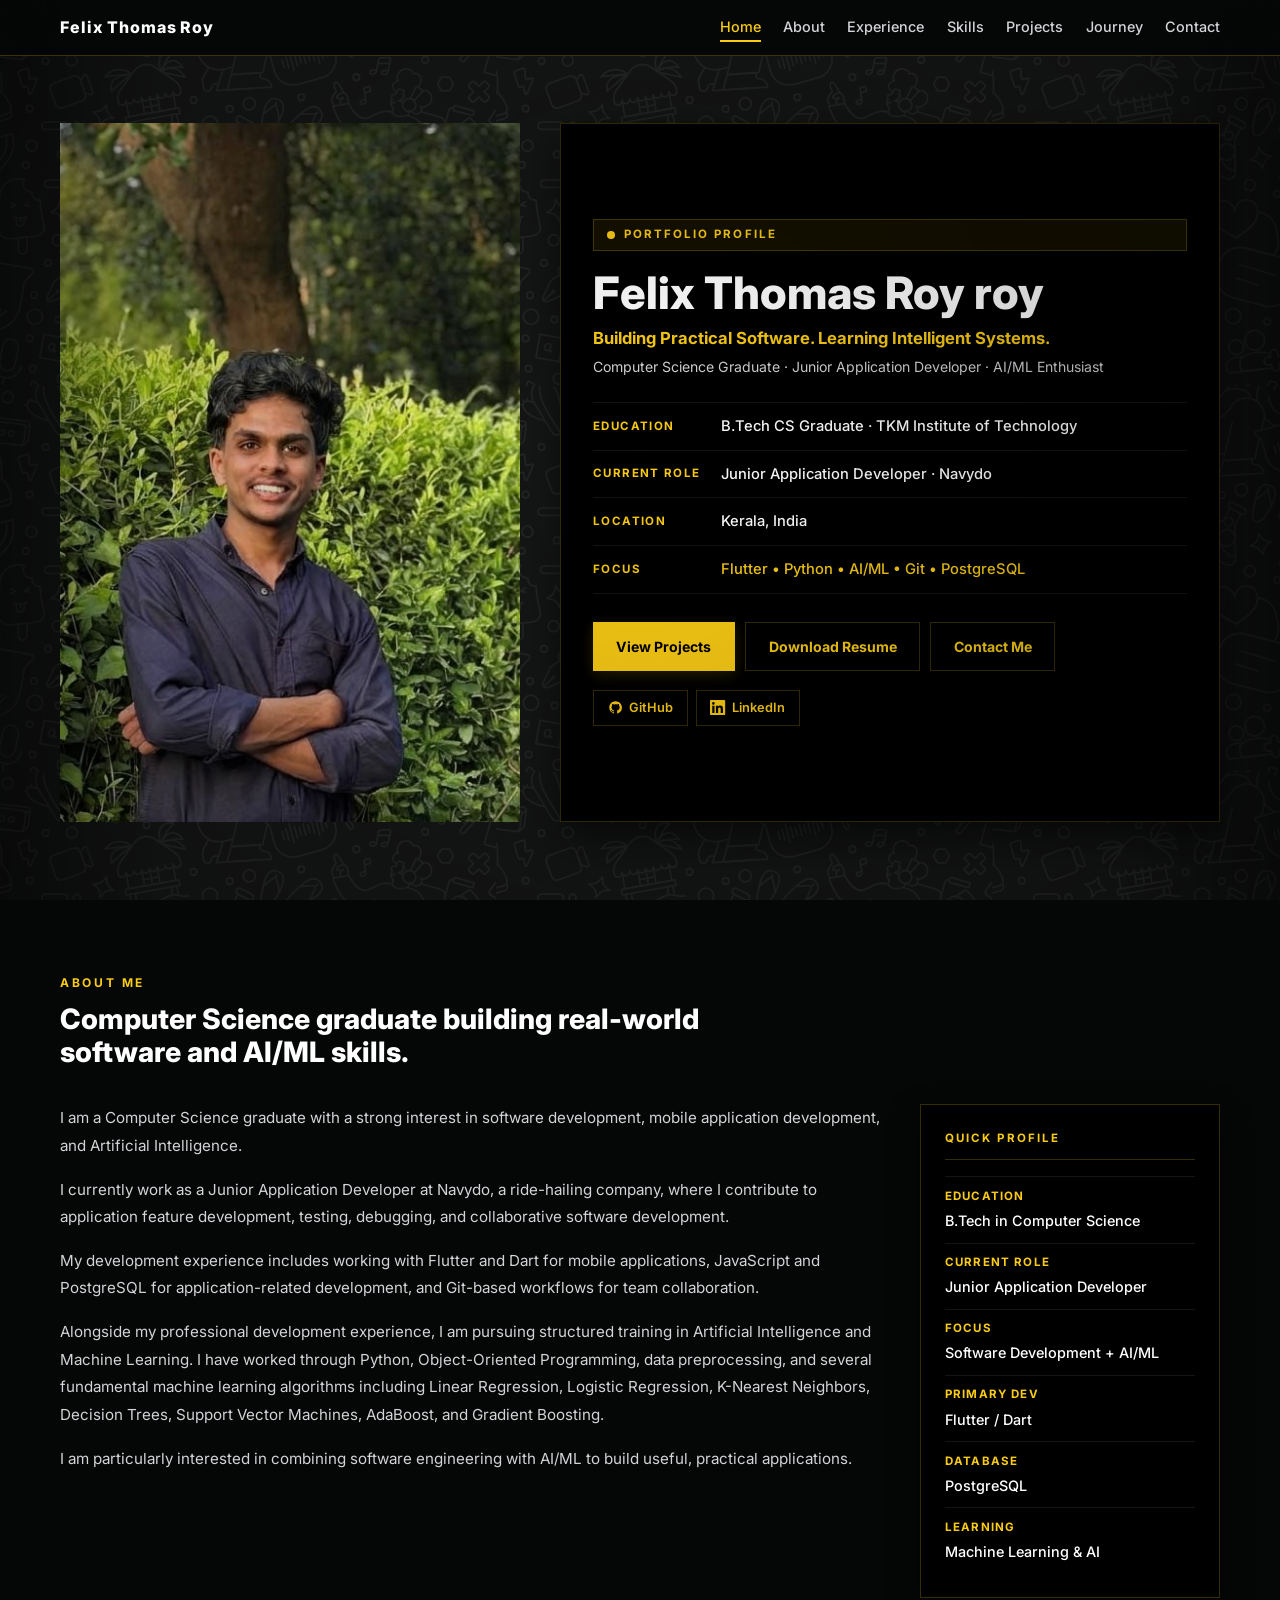
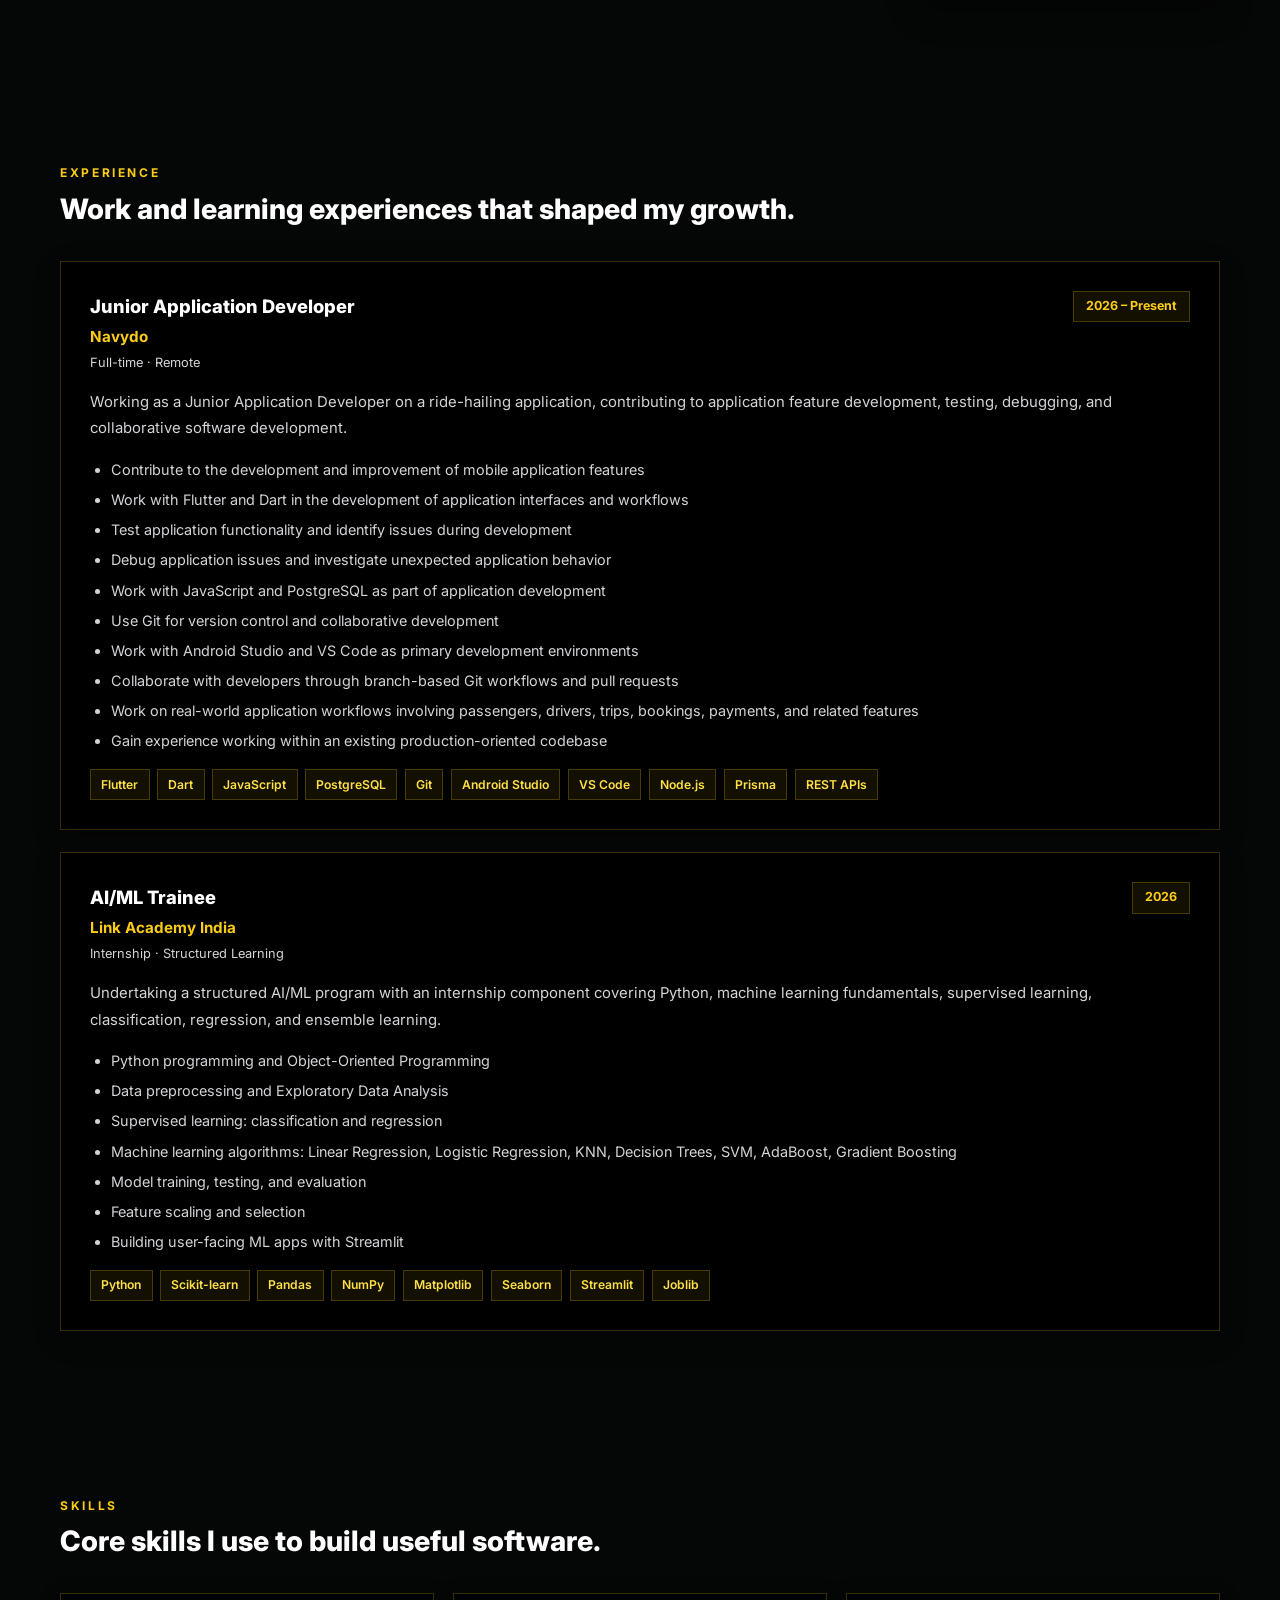
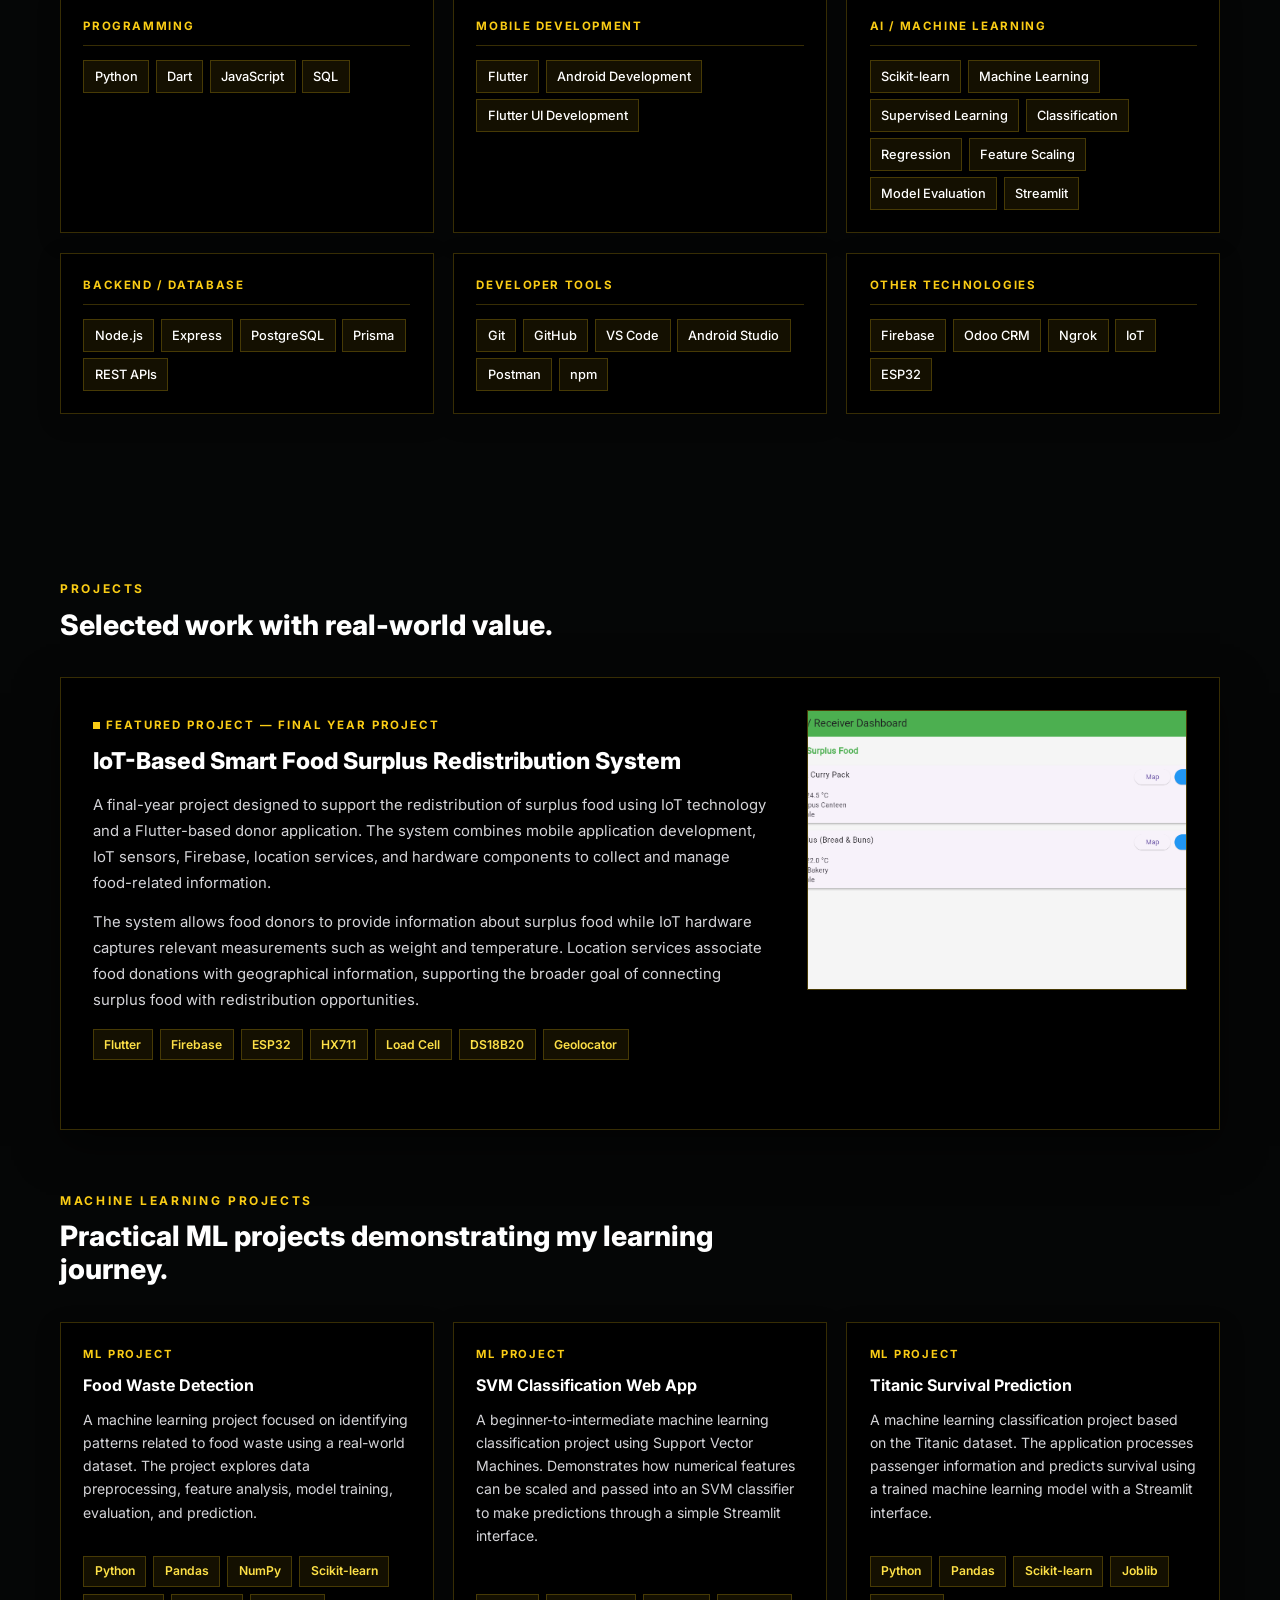
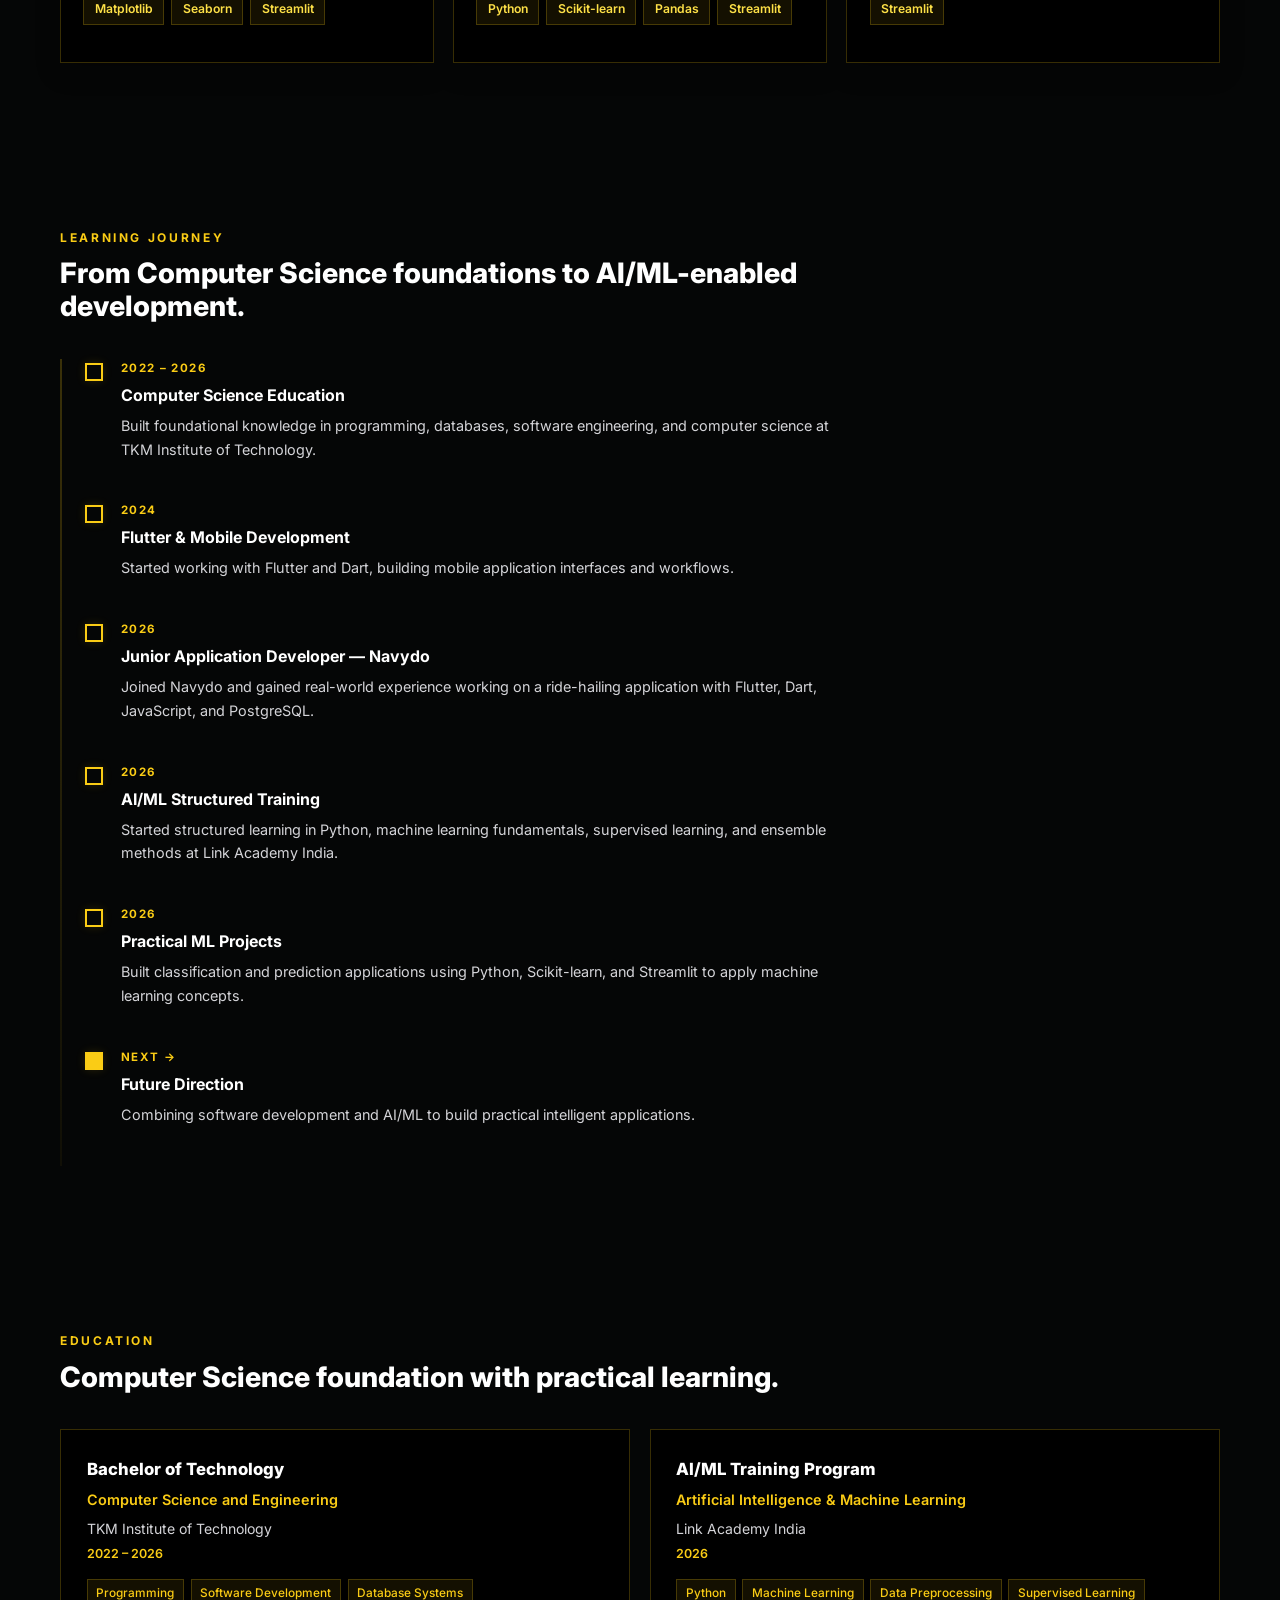
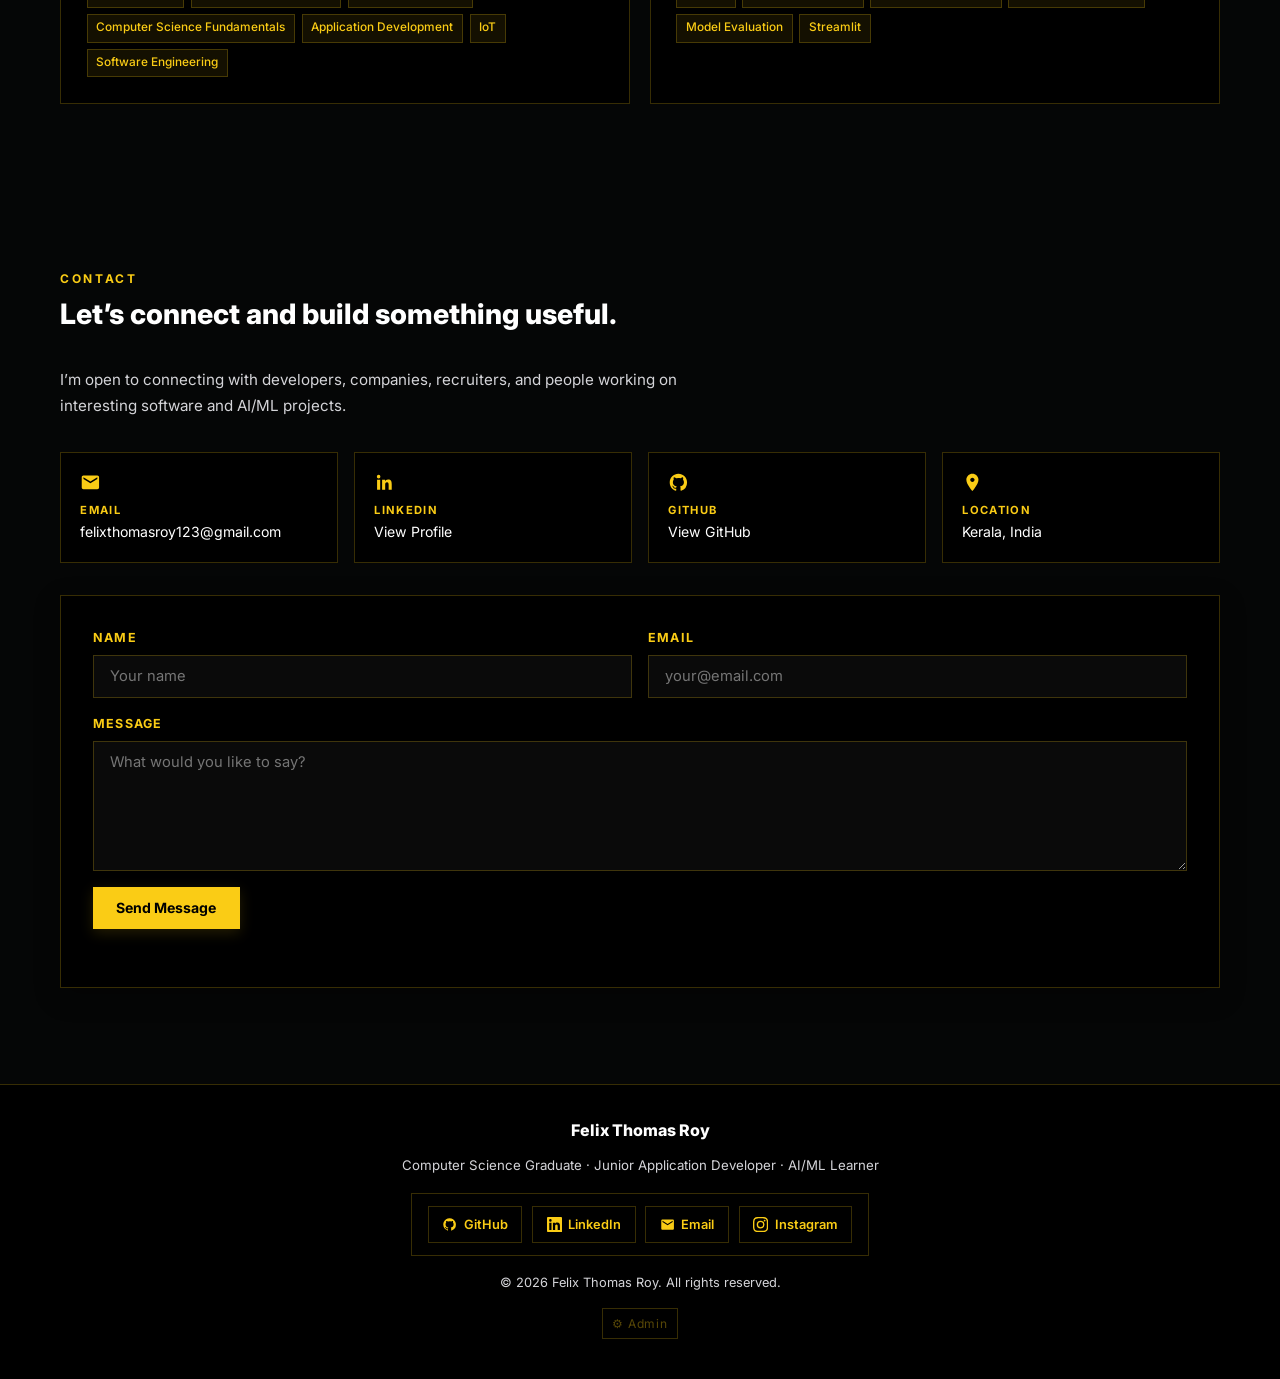
<file: index.html>
<!DOCTYPE html>
<html lang="en">
<head>
  <meta charset="UTF-8" />
  <meta name="viewport" content="width=device-width, initial-scale=1.0" />
  <title>Felix Thomas Roy | Junior Application Developer &amp; AI/ML Learner</title>
  <meta name="description" content="Portfolio of Felix Thomas Roy, a Computer Science graduate and Junior Application Developer with experience in Flutter application development and an expanding focus on Artificial Intelligence and Machine Learning." />
  <meta name="keywords" content="Felix Thomas Roy, Flutter Developer, Junior Developer, AI ML, Kerala, Portfolio" />
  <meta property="og:title" content="Felix Thomas Roy | Junior Application Developer &amp; AI/ML Learner" />
  <meta property="og:description" content="Computer Science graduate and Junior Application Developer specialising in Flutter and AI/ML." />
  <meta property="og:type" content="website" />
  <link rel="preconnect" href="https://fonts.googleapis.com" />
  <link rel="preconnect" href="https://fonts.gstatic.com" crossorigin />
  <link href="https://fonts.googleapis.com/css2?family=Inter:wght@400;500;600;700;800&display=swap" rel="stylesheet" />
  <link rel="stylesheet" href="styles.css" />

  <!-- Inline portfolio data — always works, even without the server -->
  <script>
  window.PORTFOLIO_DATA = {
    "hero": {
      "name": "Felix Thomas Roy",
      "tagline": "Building Practical Software. Learning Intelligent Systems.",
      "subtitle": "Computer Science Graduate \u00b7 Junior Application Developer \u00b7 AI/ML Enthusiast",
      "intro": "I'm Felix Thomas Roy, a Computer Science graduate and Junior Application Developer with experience working on real-world mobile application development. I enjoy building practical software, solving technical problems, and continuously expanding my skills in Artificial Intelligence and Machine Learning.",
      "profilePhoto": "assets/profile-photo.jpeg",
      "resumeFile": "assets/Felix_resume.pdf",
      "availableText": "Available for work",
      "cta": {
        "viewProjects": "#projects",
        "contact": "#contact",
        "github": "https://github.com/felixthomasroy",
        "linkedin": "https://www.linkedin.com/in/felix-thomas-roy-474329355"
      }
    },
    "about": {
      "heading": "About Me",
      "paragraphs": [
        "I am a Computer Science graduate with a strong interest in software development, mobile application development, and Artificial Intelligence.",
        "I currently work as a Junior Application Developer at Navydo, a ride-hailing company, where I contribute to application feature development, testing, debugging, and collaborative software development.",
        "My development experience includes working with Flutter and Dart for mobile applications, JavaScript and PostgreSQL for application-related development, and Git-based workflows for team collaboration.",
        "Alongside my professional development experience, I am pursuing structured training in Artificial Intelligence and Machine Learning. I have worked through Python, Object-Oriented Programming, data preprocessing, and several fundamental machine learning algorithms including Linear Regression, Logistic Regression, K-Nearest Neighbors, Decision Trees, Support Vector Machines, AdaBoost, and Gradient Boosting.",
        "I am particularly interested in combining software engineering with AI/ML to build useful, practical applications."
      ],
      "quickProfile": [
        { "label": "Education", "value": "B.Tech in Computer Science" },
        { "label": "Current Role", "value": "Junior Application Developer" },
        { "label": "Focus", "value": "Software Development + AI/ML" },
        { "label": "Primary Dev", "value": "Flutter / Dart" },
        { "label": "Database", "value": "PostgreSQL" },
        { "label": "Learning", "value": "Machine Learning & AI" }
      ]
    },
    "experience": [
      {
        "id": "navydo",
        "role": "Junior Application Developer",
        "company": "Navydo",
        "type": "Full-time \u00b7 Remote",
        "period": "2026 \u2013 Present",
        "description": "Working as a Junior Application Developer on a ride-hailing application, contributing to application feature development, testing, debugging, and collaborative software development.",
        "responsibilities": [
          "Contribute to the development and improvement of mobile application features",
          "Work with Flutter and Dart in the development of application interfaces and workflows",
          "Test application functionality and identify issues during development",
          "Debug application issues and investigate unexpected application behavior",
          "Work with JavaScript and PostgreSQL as part of application development",
          "Use Git for version control and collaborative development",
          "Collaborate through branch-based Git workflows and pull requests",
          "Work on real-world workflows involving passengers, drivers, trips, bookings, payments, and related features",
          "Gain experience working within an existing production-oriented codebase"
        ],
        "technologies": ["Flutter", "Dart", "JavaScript", "PostgreSQL", "Git", "Android Studio", "VS Code", "Node.js", "Prisma", "REST APIs"]
      },
      {
        "id": "aiml",
        "role": "AI/ML Trainee",
        "company": "Link Academy India",
        "type": "Internship \u00b7 Structured Learning",
        "period": "2026",
        "description": "Undertaking a structured AI/ML program with an internship component covering Python, machine learning fundamentals, supervised learning, classification, regression, and ensemble learning.",
        "responsibilities": [
          "Python programming and Object-Oriented Programming",
          "Data preprocessing and Exploratory Data Analysis",
          "Supervised learning: classification and regression algorithms",
          "Machine learning algorithms: Linear Regression, Logistic Regression, KNN, Decision Trees, SVM, AdaBoost, Gradient Boosting",
          "Model training, testing, and evaluation",
          "Feature scaling and feature selection",
          "Building user-facing ML applications with Streamlit"
        ],
        "technologies": ["Python", "Scikit-learn", "Pandas", "NumPy", "Matplotlib", "Seaborn", "Streamlit", "Joblib"]
      }
    ],
    "skills": [
      { "category": "Programming", "items": ["Python", "Dart", "JavaScript", "SQL"] },
      { "category": "Mobile Development", "items": ["Flutter", "Android Development", "Flutter UI Development"] },
      { "category": "AI / Machine Learning", "items": ["Scikit-learn", "Machine Learning", "Supervised Learning", "Classification", "Regression", "Feature Scaling", "Model Evaluation", "Streamlit"] },
      { "category": "Backend / Database", "items": ["Node.js", "Express", "PostgreSQL", "Prisma", "REST APIs"] },
      { "category": "Developer Tools", "items": ["Git", "GitHub", "VS Code", "Android Studio", "Postman", "npm"] },
      { "category": "Other Technologies", "items": ["Firebase", "Odoo CRM", "Ngrok", "IoT", "ESP32"] }
    ],
    "projects": [
      {
        "id": "food-redistribution",
        "featured": true,
        "title": "IoT-Based Smart Food Surplus Redistribution System",
        "type": "Final Year Project",
        "description": "A final-year project designed to support the redistribution of surplus food using IoT technology and a Flutter-based donor application. The system combines mobile development, IoT sensors, Firebase, and location services.",
        "details": "The system allows food donors to provide information about surplus food while IoT hardware captures measurements such as weight and temperature. Location services associate food donations with geographical information, supporting connections between surplus food and redistribution opportunities.",
        "technologies": ["Flutter", "Firebase", "ESP32", "HX711", "Load Cell", "DS18B20", "Geolocator"],
        "image": "assets/smart-food-proj-01.png",
        "githubUrl": "",
        "liveUrl": ""
      },
      {
        "id": "food-waste-detection",
        "featured": false,
        "title": "Food Waste Detection",
        "type": "ML Project",
        "description": "A machine learning project focused on identifying patterns related to food waste using a real-world dataset. Explores data preprocessing, feature analysis, model training, evaluation, and prediction.",
        "details": "",
        "technologies": ["Python", "Pandas", "NumPy", "Scikit-learn", "Matplotlib", "Seaborn", "Streamlit"],
        "image": "",
        "githubUrl": "",
        "liveUrl": ""
      },
      {
        "id": "svm-classifier",
        "featured": false,
        "title": "SVM Classification Web App",
        "type": "ML Project",
        "description": "A machine learning classification project using Support Vector Machines. Demonstrates feature scaling, SVM classification, and model prediction through a simple Streamlit interface.",
        "details": "",
        "technologies": ["Python", "Scikit-learn", "Pandas", "Streamlit"],
        "image": "",
        "githubUrl": "",
        "liveUrl": ""
      },
      {
        "id": "titanic-prediction",
        "featured": false,
        "title": "Titanic Survival Prediction",
        "type": "ML Project",
        "description": "A machine learning classification project based on the Titanic dataset. Processes passenger information and predicts survival using a trained ML model with an interactive Streamlit UI.",
        "details": "",
        "technologies": ["Python", "Pandas", "Scikit-learn", "Joblib", "Streamlit"],
        "image": "",
        "githubUrl": "",
        "liveUrl": ""
      }
    ],
    "timeline": [
      { "step": "Computer Science Education", "description": "Built foundational knowledge in programming, databases, software engineering, and computer science at TKM Institute of Technology.", "period": "2022 – 2026" },
      { "step": "Flutter & Mobile Development", "description": "Started working with Flutter and Dart, building mobile application interfaces and workflows.", "period": "2024" },
      { "step": "Junior Application Developer — Navydo", "description": "Joined Navydo and gained real-world experience working on a ride-hailing application with Flutter, Dart, JavaScript, and PostgreSQL.", "period": "2026" },
      { "step": "AI/ML Structured Training", "description": "Started structured learning in Python, machine learning fundamentals, supervised learning, and ensemble methods at Link Academy India.", "period": "2026" },
      { "step": "Practical ML Projects", "description": "Built classification and prediction applications using Python, Scikit-learn, and Streamlit to apply machine learning concepts.", "period": "2026" },
      { "step": "Future Direction", "description": "Combining software development and AI/ML to build practical intelligent applications.", "period": "Next \u2192" }
    ],
    "education": [
      {
        "degree": "Bachelor of Technology",
        "field": "Computer Science and Engineering",
        "institution": "TKM Institute of Technology",
        "period": "2022 – 2026",
        "focusAreas": ["Programming", "Software Development", "Database Systems", "Computer Science Fundamentals", "Application Development", "IoT", "Software Engineering"]
      },
      {
        "degree": "AI/ML Training Program",
        "field": "Artificial Intelligence & Machine Learning",
        "institution": "Link Academy India",
        "period": "2026",
        "focusAreas": ["Python", "Machine Learning", "Data Preprocessing", "Supervised Learning", "Model Evaluation", "Streamlit"]
      }
    ],
    "contact": {
      "heading": "Let\u2019s Connect",
      "subtext": "I\u2019m open to connecting with developers, companies, recruiters, and people working on interesting software and AI/ML projects.",
      "email": "felixthomasroy123@gmail.com",
      "linkedin": "https://www.linkedin.com/in/felix-thomas-roy-474329355",
      "github": "https://github.com/felixthomasroy",
      "instagram": "https://www.instagram.com/felixthomasroy_",
      "location": "Kerala, India"
    },
    "footer": {
      "name": "Felix Thomas Roy",
      "tagline": "Computer Science Graduate \u00b7 Junior Application Developer \u00b7 AI/ML Learner",
      "copyright": "\u00a9 2026 Felix Thomas Roy. All rights reserved."
    }
  };
  </script>
</head>
<body>

  <!-- HEADER -->
  <header class="page-header" id="pageHeader">
    <div class="container header-inner">
      <a class="brand" href="#home">Felix Thomas Roy</a>
      <button id="menuToggle" class="menu-toggle" aria-label="Toggle navigation" aria-expanded="false"></button>
      <nav id="mainNav" class="main-nav">
        <a href="#home">Home</a>
        <a href="#about">About</a>
        <a href="#experience">Experience</a>
        <a href="#skills">Skills</a>
        <a href="#projects">Projects</a>
        <a href="#timeline">Journey</a>
        <a href="#contact">Contact</a>
      </nav>
    </div>
  </header>

  <main>

    <!-- HERO -->
    <section id="home" class="hero-section">
      <div class="container">
        <div class="hero-layout">

          <!-- Photo — LEFT -->
          <aside class="photo-panel">
            <div class="photo-frame">
              <img class="profile-image" id="profilePhoto" src="assets/profile-photo.jpeg" alt="Felix Thomas Roy" />
            </div>
          </aside>

          <!-- Text — RIGHT -->
          <div class="hero-text reveal">
            <div class="portfolio-tag">
              <span class="pulse-dot"></span>
              Portfolio Profile
            </div>
            <h1 class="hero-name" id="heroName">Felix Thomas Roy</h1>
            <p class="hero-tagline" id="heroTagline">Building Practical Software. Learning Intelligent Systems.</p>
            <p class="hero-subtitle" id="heroSubtitle">Computer Science Graduate &middot; Junior Application Developer &middot; AI/ML Enthusiast</p>

            <div class="info-stack">
              <div class="info-row">
                <span class="info-label">Education</span>
                <span class="info-value">B.Tech CS Graduate &middot; TKM Institute of Technology</span>
              </div>
              <div class="info-row">
                <span class="info-label">Current Role</span>
                <span class="info-value">Junior Application Developer &middot; Navydo</span>
              </div>
              <div class="info-row">
                <span class="info-label">Location</span>
                <span class="info-value">Kerala, India</span>
              </div>
              <div class="info-row">
                <span class="info-label">Focus</span>
                <span class="info-value accent-text">Flutter &bull; Python &bull; AI/ML &bull; Git &bull; PostgreSQL</span>
              </div>
            </div>

            <div class="hero-actions">
              <a class="button primary" href="#projects">View Projects</a>
              <a class="button secondary" id="resumeBtn" href="assets/Felix_resume.pdf" target="_blank" rel="noopener">Download Resume</a>
              <a class="button secondary" href="#contact">Contact Me</a>
            </div>

            <div class="social-links">
              <a href="https://github.com/felixthomasroy" target="_blank" rel="noreferrer" class="social-pill" id="heroGithub">
                <svg viewBox="0 0 24 24" fill="currentColor"><path d="M12 2C6.477 2 2 6.484 2 12.017c0 4.425 2.865 8.18 6.839 9.504.5.092.682-.217.682-.483 0-.237-.008-.868-.013-1.703-2.782.605-3.369-1.343-3.369-1.343-.454-1.158-1.11-1.466-1.11-1.466-.908-.62.069-.608.069-.608 1.003.07 1.531 1.032 1.531 1.032.892 1.53 2.341 1.088 2.91.832.092-.647.35-1.088.636-1.338-2.22-.253-4.555-1.113-4.555-4.951 0-1.093.39-1.988 1.029-2.688-.103-.253-.446-1.272.098-2.65 0 0 .84-.27 2.75 1.026A9.564 9.564 0 0112 6.844c.85.004 1.705.115 2.504.337 1.909-1.296 2.747-1.027 2.747-1.027.546 1.379.202 2.398.1 2.651.64.7 1.028 1.595 1.028 2.688 0 3.848-2.339 4.695-4.566 4.943.359.309.678.92.678 1.855 0 1.338-.012 2.419-.012 2.747 0 .268.18.58.688.482A10.019 10.019 0 0022 12.017C22 6.484 17.522 2 12 2z"/></svg>
                GitHub
              </a>
              <a href="https://www.linkedin.com/in/felix-thomas-roy-474329355" target="_blank" rel="noreferrer" class="social-pill" id="heroLinkedin">
                <svg viewBox="0 0 24 24" fill="currentColor"><path d="M20.447 20.452h-3.554v-5.569c0-1.328-.027-3.037-1.852-3.037-1.853 0-2.136 1.445-2.136 2.939v5.667H9.351V9h3.414v1.561h.046c.477-.9 1.637-1.85 3.37-1.85 3.601 0 4.267 2.37 4.267 5.455v6.286zM5.337 7.433a2.062 2.062 0 01-2.063-2.065 2.064 2.064 0 112.063 2.065zm1.782 13.019H3.555V9h3.564v11.452zM22.225 0H1.771C.792 0 0 .774 0 1.729v20.542C0 23.227.792 24 1.771 24h20.451C23.2 24 24 23.227 24 22.271V1.729C24 .774 23.2 0 22.222 0h.003z"/></svg>
                LinkedIn
              </a>
            </div>
          </div>

        </div>
      </div>
    </section>

    <!-- ABOUT -->
    <section id="about" class="section">
      <div class="container">
        <div class="section-heading reveal">
          <span>About Me</span>
          <h2>Computer Science graduate building real-world software and AI/ML skills.</h2>
        </div>
        <div class="about-grid">
          <div class="about-text reveal" id="aboutText"></div>
          <div class="quick-profile reveal" id="quickProfile">
            <h3 class="qp-heading">Quick Profile</h3>
          </div>
        </div>
      </div>
    </section>

    <!-- EXPERIENCE -->
    <section id="experience" class="section">
      <div class="container">
        <div class="section-heading reveal">
          <span>Experience</span>
          <h2>Work and learning experiences that shaped my growth.</h2>
        </div>
        <div id="experienceList" class="experience-list"></div>
      </div>
    </section>

    <!-- SKILLS -->
    <section id="skills" class="section">
      <div class="container">
        <div class="section-heading reveal">
          <span>Skills</span>
          <h2>Core skills I use to build useful software.</h2>
        </div>
        <div id="skillsGrid" class="skills-grid"></div>
      </div>
    </section>

    <!-- PROJECTS -->
    <section id="projects" class="section">
      <div class="container">
        <div class="section-heading reveal">
          <span>Projects</span>
          <h2>Selected work with real-world value.</h2>
        </div>
        <div id="featuredProject" class="featured-project-wrapper reveal"></div>

        <div class="section-heading reveal" style="margin-top:3.5rem">
          <span>Machine Learning Projects</span>
          <h2>Practical ML projects demonstrating my learning journey.</h2>
        </div>
        <div id="mlProjects" class="ml-grid"></div>
      </div>
    </section>

    <!-- TIMELINE -->
    <section id="timeline" class="section">
      <div class="container">
        <div class="section-heading reveal">
          <span>Learning Journey</span>
          <h2>From Computer Science foundations to AI/ML-enabled development.</h2>
        </div>
        <div id="timelineList" class="timeline-list"></div>
      </div>
    </section>

    <!-- EDUCATION -->
    <section id="education" class="section">
      <div class="container">
        <div class="section-heading reveal">
          <span>Education</span>
          <h2>Computer Science foundation with practical learning.</h2>
        </div>
        <div id="educationList" class="edu-grid"></div>
      </div>
    </section>

    <!-- CONTACT -->
    <section id="contact" class="section contact-section">
      <div class="container">
        <div class="section-heading reveal">
          <span>Contact</span>
          <h2>Let&rsquo;s connect and build something useful.</h2>
        </div>
        <p class="contact-intro reveal" id="contactIntro">I&rsquo;m open to connecting with developers, companies, recruiters, and people working on interesting software and AI/ML projects.</p>

        <!-- Contact details row -->
        <div id="contactInfo" class="contact-details-row reveal"></div>

        <!-- Contact form — full width below -->
        <form class="contact-form reveal" id="contactForm" onsubmit="handleContactForm(event)">
          <div class="form-row">
            <div class="form-group">
              <label for="formName">Name</label>
              <input type="text" id="formName" placeholder="Your name" required />
            </div>
            <div class="form-group">
              <label for="formEmail">Email</label>
              <input type="email" id="formEmail" placeholder="your@email.com" required />
            </div>
          </div>
          <div class="form-group">
            <label for="formMsg">Message</label>
            <textarea id="formMsg" rows="5" placeholder="What would you like to say?" required></textarea>
          </div>
          <button type="submit" class="button primary">Send Message</button>
          <p id="formStatus" class="form-status"></p>
        </form>
      </div>
    </section>

  </main>

  <!-- FOOTER -->
  <footer class="site-footer">
    <div class="container footer-inner">
      <p class="footer-name" id="footerName">Felix Thomas Roy</p>
      <p class="footer-tagline" id="footerTagline">Computer Science Graduate &middot; Junior Application Developer &middot; AI/ML Learner</p>
      <div class="footer-social-row">
        <a href="https://github.com/felixthomasroy" target="_blank" rel="noreferrer" id="footerGithub">
          <svg viewBox="0 0 24 24" fill="currentColor"><path d="M12 2C6.477 2 2 6.484 2 12.017c0 4.425 2.865 8.18 6.839 9.504.5.092.682-.217.682-.483 0-.237-.008-.868-.013-1.703-2.782.605-3.369-1.343-3.369-1.343-.454-1.158-1.11-1.466-1.11-1.466-.908-.62.069-.608.069-.608 1.003.07 1.531 1.032 1.531 1.032.892 1.53 2.341 1.088 2.91.832.092-.647.35-1.088.636-1.338-2.22-.253-4.555-1.113-4.555-4.951 0-1.093.39-1.988 1.029-2.688-.103-.253-.446-1.272.098-2.65 0 0 .84-.27 2.75 1.026A9.564 9.564 0 0112 6.844c.85.004 1.705.115 2.504.337 1.909-1.296 2.747-1.027 2.747-1.027.546 1.379.202 2.398.1 2.651.64.7 1.028 1.595 1.028 2.688 0 3.848-2.339 4.695-4.566 4.943.359.309.678.92.678 1.855 0 1.338-.012 2.419-.012 2.747 0 .268.18.58.688.482A10.019 10.019 0 0022 12.017C22 6.484 17.522 2 12 2z"/></svg>
          GitHub
        </a>
        <a href="https://www.linkedin.com/in/felix-thomas-roy-474329355" target="_blank" rel="noreferrer" id="footerLinkedin">
          <svg viewBox="0 0 24 24" fill="currentColor"><path d="M20.447 20.452h-3.554v-5.569c0-1.328-.027-3.037-1.852-3.037-1.853 0-2.136 1.445-2.136 2.939v5.667H9.351V9h3.414v1.561h.046c.477-.9 1.637-1.85 3.37-1.85 3.601 0 4.267 2.37 4.267 5.455v6.286zM5.337 7.433a2.062 2.062 0 01-2.063-2.065 2.064 2.064 0 112.063 2.065zm1.782 13.019H3.555V9h3.564v11.452zM22.225 0H1.771C.792 0 0 .774 0 1.729v20.542C0 23.227.792 24 1.771 24h20.451C23.2 24 24 23.227 24 22.271V1.729C24 .774 23.2 0 22.222 0h.003z"/></svg>
          LinkedIn
        </a>
        <a href="mailto:felixthomasroy123@gmail.com" id="footerEmail">
          <svg viewBox="0 0 24 24" fill="currentColor"><path d="M20 4H4c-1.1 0-2 .9-2 2v12c0 1.1.9 2 2 2h16c1.1 0 2-.9 2-2V6c0-1.1-.9-2-2-2zm0 4l-8 5-8-5V6l8 5 8-5v2z"/></svg>
          Email
        </a>
        <a href="https://www.instagram.com/felixthomasroy_" target="_blank" rel="noreferrer">
          <svg viewBox="0 0 24 24" fill="currentColor"><path d="M12 2.163c3.204 0 3.584.012 4.85.07 3.252.148 4.771 1.691 4.919 4.919.058 1.265.069 1.645.069 4.849 0 3.205-.012 3.584-.069 4.849-.149 3.225-1.664 4.771-4.919 4.919-1.266.058-1.644.07-4.85.07-3.204 0-3.584-.012-4.849-.07-3.26-.149-4.771-1.699-4.919-4.92-.058-1.265-.07-1.644-.07-4.849 0-3.204.013-3.583.07-4.849.149-3.227 1.664-4.771 4.919-4.919 1.266-.057 1.645-.069 4.849-.069zm0-2.163c-3.259 0-3.667.014-4.947.072-4.358.2-6.78 2.618-6.98 6.98-.059 1.281-.073 1.689-.073 4.948 0 3.259.014 3.668.072 4.948.2 4.358 2.618 6.78 6.98 6.98 1.281.058 1.689.072 4.948.072 3.259 0 3.668-.014 4.948-.072 4.354-.2 6.782-2.618 6.979-6.98.059-1.28.073-1.689.073-4.948 0-3.259-.014-3.667-.072-4.947-.196-4.354-2.617-6.78-6.979-6.98-1.281-.059-1.69-.073-4.949-.073zm0 5.838a6.162 6.162 0 100 12.324 6.162 6.162 0 000-12.324zM12 16a4 4 0 110-8 4 4 0 010 8zm6.406-11.845a1.44 1.44 0 100 2.881 1.44 1.44 0 000-2.881z"/></svg>
          Instagram
        </a>
      </div>
      <p class="footer-copy" id="footerCopy">&copy; 2026 Felix Thomas Roy. All rights reserved.</p>
      <!-- Admin panel access — subtle but findable in the footer -->
      <a href="ctrl-panel.html" class="admin-link" title="Admin">&#9881; Admin</a>
    </div>
  </footer>

  <script src="script.js"></script>
</body>
</html>
</file>
<file: styles.css>
/* ═══════════════════════════════════════════════════════════════
   FELIX THOMAS ROY — PORTFOLIO STYLES
   Theme  : Dark background + Soft Muted Yellow Borders + Bright Yellow Text
   Corners: Sharp (0–4px only)
   Background: assets/Screenshot 2026-08-08 151716.png (PRESERVED)
   ═══════════════════════════════════════════════════════════════ */

:root {
  --accent:         #facc15; /* Bright vivid yellow for text & highlights */
  --accent-light:   #fde047;
  --accent-dark:    #ca8a04;
  --accent-dim:     rgba(250, 204, 21, 0.08);
  --accent-border:  rgba(250, 204, 21, 0.22); /* Softened, low-brightness yellow for box borders */
  --accent-border-hover: rgba(250, 204, 21, 0.45);
  --accent-glow:    rgba(250, 204, 21, 0.15);
  --bg:             #050606;
  --surface:        #000000;
  --text:           #fef08a;
  --text-dim:       #d4d4d8;
  --text-bright:    #ffffff;
  --tag-accent:     #fde047;
  color-scheme: dark;
  font-family: 'Inter', sans-serif;
  font-size: 16px;
  line-height: 1.65;
}

* { box-sizing: border-box; margin: 0; padding: 0; }

html {
  scroll-behavior: smooth;
  scrollbar-color: var(--accent-border) #171717;
  scrollbar-width: thin;
}

body {
  min-height: 100vh;
  background-image: url('assets/Screenshot 2026-08-08 151716.png');
  background-color: var(--bg);
  background-position: left var(--scroll-content-shift, 0px);
  background-repeat: repeat;
  background-size: auto;
  background-attachment: fixed;
  color: var(--text);
  font-family: 'Inter', 'Times New Roman', Times, serif;
  overflow-x: hidden;
}

body::-webkit-scrollbar { width: 10px; }
body::-webkit-scrollbar-track { background: #111; }
body::-webkit-scrollbar-thumb {
  background: linear-gradient(180deg, var(--accent-dark), #422006);
  border: 2px solid #111;
}
body::-webkit-scrollbar-thumb:hover { background: var(--accent); }

body::before {
  content: "";
  position: fixed;
  inset: 0;
  pointer-events: none;
  background: linear-gradient(90deg, rgba(0,0,0,.38) 0%, transparent 12%, transparent 88%, rgba(0,0,0,.38) 100%);
  z-index: 0;
}
body::after {
  content: "";
  position: fixed;
  inset: 0;
  pointer-events: none;
  background: radial-gradient(circle, transparent 0%, rgba(0,0,0,.30) 100%);
  z-index: 0;
}

a { color: inherit; text-decoration: none; }

.container {
  width: min(1160px, calc(100% - 2.5rem));
  margin: 0 auto;
}

/* ── SCROLL REVEAL ─────────────────────────────────────────── */
.reveal, .reveal-right {
  opacity: 0;
  transform: translateY(28px);
  transition: opacity 0.6s ease, transform 0.6s ease;
}
.reveal.visible, .reveal-right.visible {
  opacity: 1;
  transform: translateY(0);
}

/* ── HEADER ────────────────────────────────────────────────── */
.page-header {
  position: sticky;
  top: 0;
  z-index: 100;
  backdrop-filter: blur(14px);
  background: rgba(5,6,6,0.92);
  border-bottom: 1px solid var(--accent-border);
}

.header-inner {
  display: flex;
  align-items: center;
  justify-content: space-between;
  padding: .9rem 0;
  gap: 1rem;
}

.brand {
  font-weight: 800;
  letter-spacing: .06em;
  color: var(--text-bright);
  font-size: 1rem;
  white-space: nowrap;
}

.main-nav {
  display: flex;
  align-items: center;
  gap: 1.4rem;
}

.main-nav a {
  font-size: .9rem;
  font-weight: 500;
  color: var(--text-dim);
  transition: color .2s;
  position: relative;
  padding-bottom: 2px;
}
.main-nav a::after {
  content: '';
  position: absolute;
  bottom: -2px; left: 0;
  width: 0; height: 2px;
  background: var(--accent);
  transition: width .2s;
}
.main-nav a:hover, .main-nav a.active { color: var(--accent); }
.main-nav a:hover::after, .main-nav a.active::after { width: 100%; }

.menu-toggle {
  display: none;
  align-items: center;
  justify-content: center;
  width: 40px; height: 40px;
  border: 1px solid var(--accent-border);
  border-radius: 4px;
  background: transparent;
  color: var(--text);
  cursor: pointer;
}
.menu-toggle::before {
  content: "";
  width: 22px; height: 2px;
  border-radius: 1px;
  background: currentColor;
  box-shadow: 0 7px 0 currentColor, 0 -7px 0 currentColor;
}

/* ── HERO ──────────────────────────────────────────────────── */
.hero-section {
  min-height: calc(100vh - 68px);
  display: grid;
  place-items: center;
  padding: 3rem 0;
}

.hero-layout {
  display: grid;
  grid-template-columns: minmax(360px, 460px) 1fr;
  gap: 2.5rem;
  align-items: stretch; /* Stretches photo and text card to equal height */
}

/* Photo — LEFT (Border removed, wider layout, height matches text card) */
.photo-panel {
  display: flex;
  flex-direction: column;
  height: 100%;
}

.photo-frame {
  width: 100%;
  height: 100%;
  min-height: 100%;
  background: transparent;
  border: none;
  box-shadow: none;
  overflow: hidden;
  display: flex;
}

.profile-image {
  width: 100%;
  height: 100%;
  min-height: 100%;
  object-fit: cover;
  object-position: center 15%;
  display: block;
  border: none;
  box-shadow: none;
}

/* Text — RIGHT */
.hero-text {
  background: var(--surface);
  border: 1px solid var(--accent-border);
  padding: 2.2rem 2rem;
  box-shadow: 0 16px 40px rgba(0,0,0,.55);
  display: flex;
  flex-direction: column;
  justify-content: center;
  height: 100%;
}

.portfolio-tag {
  display: inline-flex;
  align-items: center;
  gap: .55rem;
  margin-bottom: 1.2rem;
  padding: .35rem .8rem;
  background: var(--accent-dim);
  border: 1px solid var(--accent-border);
  color: var(--accent);
  font-size: .72rem;
  font-weight: 700;
  letter-spacing: .18em;
  text-transform: uppercase;
}

.pulse-dot {
  display: inline-block;
  width: 8px; height: 8px;
  border-radius: 50%;
  background: var(--accent);
  animation: pulse 2s ease-in-out infinite;
}

@keyframes pulse {
  0%,100% { box-shadow: 0 0 0 0 rgba(250, 204, 21, .7); }
  50%      { box-shadow: 0 0 0 6px rgba(250, 204, 21, 0); }
}

.hero-name {
  font-size: clamp(2rem, 3.5vw, 3.8rem);
  font-weight: 800;
  color: var(--text-bright);
  line-height: 1.05;
  margin-bottom: .6rem;
}

.hero-tagline {
  font-size: clamp(.95rem, 1.3vw, 1.15rem);
  font-weight: 700;
  color: var(--accent);
  margin-bottom: .3rem;
  line-height: 1.4;
}

.hero-subtitle {
  font-size: .88rem;
  color: var(--text-dim);
  margin-bottom: 1.5rem;
}

/* Info stack */
.info-stack { margin-bottom: 1.8rem; }

.info-row {
  display: grid;
  grid-template-columns: 120px 1fr;
  gap: .5rem;
  padding: .7rem 0;
  border-top: 1px solid rgba(255,255,255,.08);
  align-items: center;
}
.info-row:last-child { border-bottom: 1px solid rgba(255,255,255,.08); }

.info-label {
  font-weight: 700;
  font-size: .72rem;
  color: var(--accent);
  letter-spacing: .12em;
  text-transform: uppercase;
}
.info-value {
  font-size: .92rem;
  color: var(--text-bright);
  font-weight: 500;
}
.accent-text { color: var(--accent); }

/* Buttons */
.hero-actions {
  display: flex;
  flex-wrap: wrap;
  gap: .65rem;
  margin-bottom: 1.2rem;
}

.social-links { display: flex; flex-wrap: wrap; gap: .5rem; }

.social-pill {
  display: inline-flex;
  align-items: center;
  gap: .4rem;
  padding: .4rem .85rem;
  border: 1px solid var(--accent-border);
  color: var(--accent);
  font-size: .8rem;
  font-weight: 600;
  transition: background .2s, transform .2s, border-color .2s;
}
.social-pill svg { width: .95rem; height: .95rem; }
.social-pill:hover {
  background: var(--accent-dim);
  border-color: var(--accent-border-hover);
  transform: translateY(-1px);
}

/* ── BUTTONS ───────────────────────────────────────────────── */
.button {
  display: inline-flex;
  align-items: center;
  justify-content: center;
  padding: .72rem 1.4rem;
  border: 1px solid transparent;
  font-weight: 700;
  font-size: .88rem;
  cursor: pointer;
  transition: transform .18s, box-shadow .18s, background .18s;
  font-family: inherit;
}
.button:hover { transform: translateY(-2px); }

.primary {
  background: var(--accent);
  color: #000000;
  border-color: var(--accent);
  box-shadow: 0 4px 14px var(--accent-glow);
}
.primary:hover { background: #fde047; box-shadow: 0 8px 22px rgba(250, 204, 21, .3); }

.secondary {
  background: transparent;
  color: var(--accent);
  border: 1px solid var(--accent-border);
}
.secondary:hover {
  background: var(--accent-dim);
  border-color: var(--accent-border-hover);
}

/* ── SECTION BASE ──────────────────────────────────── */
.section { padding: 5rem 0; }

.section-heading { max-width: 760px; margin-bottom: 2.2rem; }
.section-heading span {
  display: inline-block;
  font-size: .75rem;
  letter-spacing: .22em;
  color: var(--accent);
  margin-bottom: .6rem;
  text-transform: uppercase;
  font-weight: 700;
}
.section-heading h2 {
  font-size: clamp(1.7rem, 2.2vw, 2.4rem);
  line-height: 1.18;
  color: var(--text-bright);
  font-weight: 800;
}

/* ── ABOUT ─────────────────────────────────────────────────── */
.about-grid {
  display: grid;
  grid-template-columns: 1fr 300px;
  gap: 2rem;
  align-items: start;
}

.about-text p {
  color: var(--text-dim);
  margin-bottom: 1rem;
  line-height: 1.82;
  font-size: .95rem;
}
.about-text p:last-child { margin-bottom: 0; }

.quick-profile {
  background: var(--surface);
  border: 1px solid var(--accent-border);
  padding: 1.5rem;
  box-shadow: 0 12px 30px rgba(0,0,0,.4);
}

.qp-heading {
  font-size: .72rem;
  letter-spacing: .18em;
  text-transform: uppercase;
  color: var(--accent);
  font-weight: 700;
  margin-bottom: 1rem;
  padding-bottom: .7rem;
  border-bottom: 1px solid var(--accent-border);
}

.qp-item {
  display: flex;
  flex-direction: column;
  padding: .6rem 0;
  border-top: 1px solid rgba(255,255,255,.08);
  gap: .2rem;
}
.qp-label { font-size: .72rem; color: var(--accent); font-weight: 700; text-transform: uppercase; letter-spacing: .1em; }
.qp-value { font-size: .9rem; color: #fff; font-weight: 500; }

/* ── EXPERIENCE ────────────────────────────────────────────── */
.experience-list { display: flex; flex-direction: column; gap: 1.4rem; }

.exp-card {
  background: var(--surface);
  border: 1px solid var(--accent-border);
  padding: 1.8rem;
  box-shadow: 0 8px 24px rgba(0,0,0,.3);
  transition: border-color .25s, transform .25s;
}
.exp-card:hover { border-color: var(--accent-border-hover); transform: translateY(-3px); }

.exp-header {
  display: flex;
  justify-content: space-between;
  align-items: flex-start;
  flex-wrap: wrap;
  gap: .6rem;
  margin-bottom: 1rem;
}
.exp-role  { font-size: 1.15rem; font-weight: 800; color: var(--text-bright); }
.exp-company { color: var(--accent); font-weight: 700; font-size: .95rem; margin-top: .15rem; }
.exp-meta { font-size: .8rem; color: var(--text-dim); margin-top: .2rem; }

.exp-period {
  font-size: .78rem;
  color: var(--accent);
  background: var(--accent-dim);
  border: 1px solid var(--accent-border);
  padding: .28rem .75rem;
  font-weight: 700;
  white-space: nowrap;
}

.exp-desc { color: var(--text-dim); margin: 0 0 1rem; line-height: 1.78; font-size: .93rem; }

.exp-responsibilities {
  margin: 0 0 1rem;
  padding-left: 1.3rem;
  color: var(--text-dim);
  font-size: .9rem;
}
.exp-responsibilities li { margin-bottom: .4rem; line-height: 1.65; }

.tag-row { display: flex; flex-wrap: wrap; gap: .45rem; margin-top: 1rem; }

.tech-tag {
  display: inline-flex;
  padding: .28rem .65rem;
  background: rgba(250, 204, 21, .08);
  border: 1px solid var(--accent-border);
  color: var(--tag-accent);
  font-size: .76rem;
  font-weight: 600;
}

/* ── SKILLS ────────────────────────────────────────────────── */
.skills-grid {
  display: grid;
  grid-template-columns: repeat(3, 1fr);
  gap: 1.2rem;
}

.skill-category {
  background: var(--surface);
  border: 1px solid var(--accent-border);
  padding: 1.4rem;
  box-shadow: 0 6px 20px rgba(0,0,0,.25);
  transition: border-color .25s, transform .25s;
}
.skill-category:hover { border-color: var(--accent-border-hover); transform: translateY(-2px); }

.skill-cat-title {
  font-size: .72rem;
  letter-spacing: .14em;
  text-transform: uppercase;
  color: var(--accent);
  font-weight: 700;
  margin-bottom: .9rem;
  padding-bottom: .55rem;
  border-bottom: 1px solid var(--accent-border);
}

.skill-tag-list { display: flex; flex-wrap: wrap; gap: .4rem; }

.skill-tag {
  display: inline-flex;
  padding: .3rem .65rem;
  background: var(--accent-dim);
  border: 1px solid var(--accent-border);
  color: var(--text-bright);
  font-size: .8rem;
  font-weight: 500;
  transition: background .2s, border-color .2s;
}
.skill-tag:hover {
  background: rgba(250, 204, 21, .18);
  border-color: var(--accent-border-hover);
}

/* ── PROJECTS ──────────────────────────────────────────────── */
/* Featured */
.featured-project-wrapper { width: 100%; }
.featured-card {
  background: var(--surface);
  border: 1px solid var(--accent-border);
  padding: 2rem;
  box-shadow: 0 16px 40px rgba(0,0,0,.5);
  display: grid;
  grid-template-columns: 1fr 380px;
  gap: 2.2rem;
  align-items: start;
  transition: transform .25s, border-color .25s;
}
.featured-card:hover { border-color: var(--accent-border-hover); transform: translateY(-3px); }

.featured-badge {
  display: inline-flex;
  align-items: center;
  gap: .4rem;
  font-size: .72rem;
  letter-spacing: .16em;
  text-transform: uppercase;
  color: var(--accent);
  font-weight: 700;
  margin-bottom: .75rem;
}
.featured-badge::before {
  content: '';
  width: 7px; height: 7px;
  background: var(--accent);
}
.featured-title { font-size: 1.45rem; color: var(--text-bright); font-weight: 800; margin: 0 0 1rem; line-height: 1.25; }
.featured-desc { color: var(--text-dim); line-height: 1.75; margin: 0 0 .8rem; font-size: .93rem; }

.featured-img-area {
  background: var(--accent-dim);
  border: 1px solid var(--accent-border);
  min-height: 280px;
  display: grid;
  place-items: center;
  color: var(--text-dim);
  font-size: .88rem;
  overflow: hidden;
}
.featured-img-area img { width: 100%; height: 100%; object-fit: cover; display: block; }

/* ML Grid */
.ml-grid {
  display: grid;
  grid-template-columns: repeat(3, 1fr);
  gap: 1.2rem;
}

.card {
  background: var(--surface);
  border: 1px solid var(--accent-border);
  padding: 1.4rem;
  box-shadow: 0 8px 22px rgba(0,0,0,.25);
  display: flex;
  flex-direction: column;
  transition: border-color .25s, transform .25s;
}
.card:hover { border-color: var(--accent-border-hover); transform: translateY(-3px); }

.card-type {
  font-size: .7rem;
  letter-spacing: .16em;
  text-transform: uppercase;
  color: var(--accent);
  font-weight: 700;
  margin-bottom: .5rem;
}
.card h3 { margin: 0 0 .6rem; font-size: 1rem; color: var(--text-bright); font-weight: 700; }
.card p  { margin: 0 0 1rem; color: var(--text-dim); font-size: .88rem; line-height: 1.65; flex: 1; }

.card-actions { display: flex; flex-wrap: wrap; gap: .45rem; margin-top: auto; padding-top: .9rem; }
.card-btn {
  display: inline-flex;
  align-items: center;
  gap: .3rem;
  padding: .35rem .8rem;
  border: 1px solid var(--accent-border);
  color: var(--accent);
  font-size: .78rem;
  font-weight: 600;
  transition: background .2s, border-color .2s;
}
.card-btn:hover {
  background: var(--accent-dim);
  border-color: var(--accent-border-hover);
}
.card-btn.filled {
  background: var(--accent-dim);
  border-color: var(--accent-border-hover);
}

/* ── TIMELINE ──────────────────────────────────────────────── */
.timeline-list {
  position: relative;
  padding-left: 2rem;
  max-width: 800px;
}
.timeline-list::before {
  content: '';
  position: absolute;
  left: 0; top: 0; bottom: 0;
  width: 2px;
  background: linear-gradient(to bottom, var(--accent-border), rgba(250, 204, 21, .05));
}

.timeline-item {
  position: relative;
  padding: 0 0 2.5rem 1.8rem;
  opacity: 0;
  transform: translateX(-18px);
  transition: opacity .55s ease, transform .55s ease;
}
.timeline-item.visible { opacity: 1; transform: translateX(0); }

.timeline-item::before {
  content: '';
  position: absolute;
  left: -7px; top: 4px;
  width: 14px; height: 14px;
  background: var(--bg);
  border: 2px solid var(--accent);
  box-shadow: 0 0 10px var(--accent-glow);
}
.timeline-item:last-child::before { background: var(--accent); }

.tl-period {
  font-size: .72rem;
  color: var(--accent);
  font-weight: 700;
  letter-spacing: .12em;
  text-transform: uppercase;
  margin-bottom: .25rem;
}
.tl-step { font-size: 1rem; font-weight: 700; color: var(--text-bright); margin-bottom: .35rem; }
.tl-desc { color: var(--text-dim); font-size: .9rem; line-height: 1.65; }

/* ── EDUCATION ─────────────────────────────────────────────── */
.edu-grid {
  display: grid;
  grid-template-columns: repeat(2, 1fr);
  gap: 1.2rem;
}

.edu-card {
  background: var(--surface);
  border: 1px solid var(--accent-border);
  padding: 1.6rem;
  transition: border-color .25s, transform .25s;
}
.edu-card:hover { border-color: var(--accent-border-hover); transform: translateY(-2px); }

.edu-degree { font-size: 1.05rem; font-weight: 800; color: var(--text-bright); margin-bottom: .3rem; }
.edu-field  { color: var(--accent); font-weight: 600; font-size: .9rem; margin-bottom: .3rem; }
.edu-institution { color: var(--text-dim); font-size: .88rem; margin-bottom: .25rem; }
.edu-period { font-size: .78rem; color: var(--accent); font-weight: 600; }

.edu-tags { display: flex; flex-wrap: wrap; gap: .4rem; margin-top: .9rem; }
.edu-tag {
  padding: .22rem .55rem;
  background: var(--accent-dim);
  border: 1px solid var(--accent-border);
  color: var(--accent);
  font-size: .74rem;
  font-weight: 500;
}

/* ── CONTACT ───────────────────────────────────────────────── */
.contact-section { padding-bottom: 6rem; }

.contact-intro {
  color: var(--text-dim);
  font-size: .95rem;
  max-width: 680px;
  margin-bottom: 2rem;
  line-height: 1.75;
}

/* Contact details — horizontal row of cards */
.contact-details-row {
  display: grid;
  grid-template-columns: repeat(4, 1fr);
  gap: 1rem;
  margin-bottom: 2rem;
}

.contact-detail {
  background: var(--surface);
  border: 1px solid var(--accent-border);
  padding: 1.2rem;
  display: flex;
  flex-direction: column;
  gap: .5rem;
  transition: border-color .25s;
}
.contact-detail:hover { border-color: var(--accent-border-hover); }
.contact-detail svg { width: 1.3rem; height: 1.3rem; color: var(--accent); }
.contact-detail-label { font-size: .7rem; color: var(--accent); text-transform: uppercase; letter-spacing: .12em; font-weight: 700; }
.contact-detail-value { font-size: .88rem; color: #fff; word-break: break-word; }

/* Contact form — full width */
.contact-form {
  background: var(--surface);
  border: 1px solid var(--accent-border);
  padding: 2rem;
  box-shadow: 0 8px 24px rgba(0,0,0,.3);
}
.contact-form h3 { color: var(--text-bright); font-size: 1.1rem; margin-bottom: 1.5rem; font-weight: 700; }

.form-row {
  display: grid;
  grid-template-columns: 1fr 1fr;
  gap: 1rem;
  margin-bottom: 1rem;
}

.form-group { display: flex; flex-direction: column; gap: .4rem; }
.form-group label { font-size: .78rem; font-weight: 700; color: var(--accent); letter-spacing: .1em; text-transform: uppercase; }
.form-group input,
.form-group textarea {
  padding: .72rem 1rem;
  background: rgba(255,255,255,.04);
  border: 1px solid var(--accent-border);
  color: #fff;
  font-family: inherit;
  font-size: .92rem;
  transition: border-color .2s;
}
.form-group input:focus,
.form-group textarea:focus { outline: none; border-color: var(--accent-border-hover); background: var(--accent-dim); }
.form-group textarea { resize: vertical; min-height: 130px; margin-bottom: 1rem; }

.form-status { font-size: .88rem; margin-top: .6rem; min-height: 1.2em; }
.form-status.success { color: var(--accent); }
.form-status.error   { color: #f87171; }

/* ── FOOTER ────────────────────────────────────────────────── */
.site-footer {
  padding: 2rem 0 2.5rem;
  border-top: 1px solid var(--accent-border);
  background: var(--surface);
}
.footer-inner {
  display: flex;
  flex-direction: column;
  align-items: center;
  gap: .7rem;
  text-align: center;
}
.footer-name { font-weight: 800; font-size: 1rem; color: var(--text-bright); }
.footer-tagline { font-size: .83rem; color: var(--text-dim); }

.footer-social-row {
  display: flex;
  flex-wrap: wrap;
  align-items: center;
  justify-content: center;
  gap: .6rem;
  border: 1px solid var(--accent-border);
  padding: .75rem 1rem;
  margin: .3rem 0;
}
.footer-social-row a {
  display: inline-flex;
  align-items: center;
  gap: .4rem;
  padding: .45rem .85rem;
  border: 1px solid var(--accent-border);
  color: var(--accent);
  font-size: .8rem;
  font-weight: 600;
  transition: background .2s, color .2s, border-color .2s;
}
.footer-social-row a svg { width: .95rem; height: .95rem; }
.footer-social-row a:hover {
  background: var(--accent);
  color: #000000;
  border-color: var(--accent);
}

.footer-copy { font-size: .8rem; color: var(--text-dim); }

/* Admin link — small, subtle but visible in footer */
.admin-link {
  font-size: .75rem;
  color: rgba(250, 204, 21, .35);
  padding: .3rem .6rem;
  border: 1px solid var(--accent-border);
  transition: color .25s, border-color .25s, background .25s;
  letter-spacing: .06em;
  margin-top: .2rem;
}
.admin-link:hover {
  color: #000;
  border-color: var(--accent);
  background: var(--accent);
}

/* ── RESPONSIVE ────────────────────────────────────────────── */
@media (max-width: 1050px) {
  .skills-grid { grid-template-columns: repeat(2, 1fr); }
  .ml-grid     { grid-template-columns: repeat(2, 1fr); }
  .featured-card { grid-template-columns: 1fr; }
  .contact-details-row { grid-template-columns: repeat(2, 1fr); }
}

@media (max-width: 900px) {
  .hero-layout  { grid-template-columns: 1fr; }
  .photo-frame  { max-width: 460px; margin: 0 auto; aspect-ratio: 4/3; min-height: 320px; background-color: var(--bg); }
  .profile-image { width: 100%; height: 100%; min-height: 0; object-fit: contain; object-position: center; }
  .about-grid   { grid-template-columns: 1fr; }
  .edu-grid     { grid-template-columns: 1fr; }
  .form-row     { grid-template-columns: 1fr; }
  .contact-details-row { grid-template-columns: repeat(2, 1fr); }
}

@media (max-width: 720px) {
  .page-header { padding: 0 1rem; }
  .header-inner { flex-wrap: wrap; }
  .main-nav {
    display: none;
    flex-direction: column;
    width: 100%;
    gap: .4rem;
    margin-top: .6rem;
    padding: .75rem 0;
    border-top: 1px solid var(--accent-border);
  }
  .main-nav.open { display: flex; }
  .menu-toggle { display: inline-flex; }
  .skills-grid { grid-template-columns: 1fr; }
  .ml-grid     { grid-template-columns: 1fr; }
  .contact-details-row { grid-template-columns: 1fr 1fr; }
  .hero-actions { flex-direction: column; align-items: flex-start; }
}

@media (max-width: 480px) {
  .container { width: calc(100% - 2rem); }
  .hero-section { min-height: auto; padding: 1.5rem 0 2.5rem; }
  .hero-layout { grid-template-columns: minmax(0, 1fr); gap: 1.25rem; }
  .photo-frame { width: 100%; height: auto; min-height: 0; aspect-ratio: 4 / 3; }
  .profile-image { width: 100%; height: 100%; min-height: 0; }
  .hero-text { min-width: 0; height: auto; padding: 1.4rem 1.1rem; }
  .hero-name { font-size: clamp(1.8rem, 9vw, 2.5rem); overflow-wrap: anywhere; }
  .hero-subtitle, .hero-copy { overflow-wrap: anywhere; }
  .section { padding: 3.5rem 0; }
  .about-grid, .featured-card { min-width: 0; }
  .featured-card { padding: 1.2rem; gap: 1.25rem; }
  .featured-img-area { min-height: 200px; }
  .contact-form { padding: 1.25rem; }
  .timeline-list { padding-left: 1.35rem; }
  .timeline-item { padding-left: 1.1rem; }
  .header-inner { gap: .5rem; }
  .brand { font-size: .85rem; letter-spacing: .03em; }
  .contact-details-row { grid-template-columns: 1fr; }
  .hero-actions { flex-direction: row; flex-wrap: wrap; }
}

@media (max-width: 360px) {
  .container { width: calc(100% - 1.5rem); }
  .hero-text { padding: 1.2rem .9rem; }
  .button { padding: .65rem .9rem; }
}
</file>
